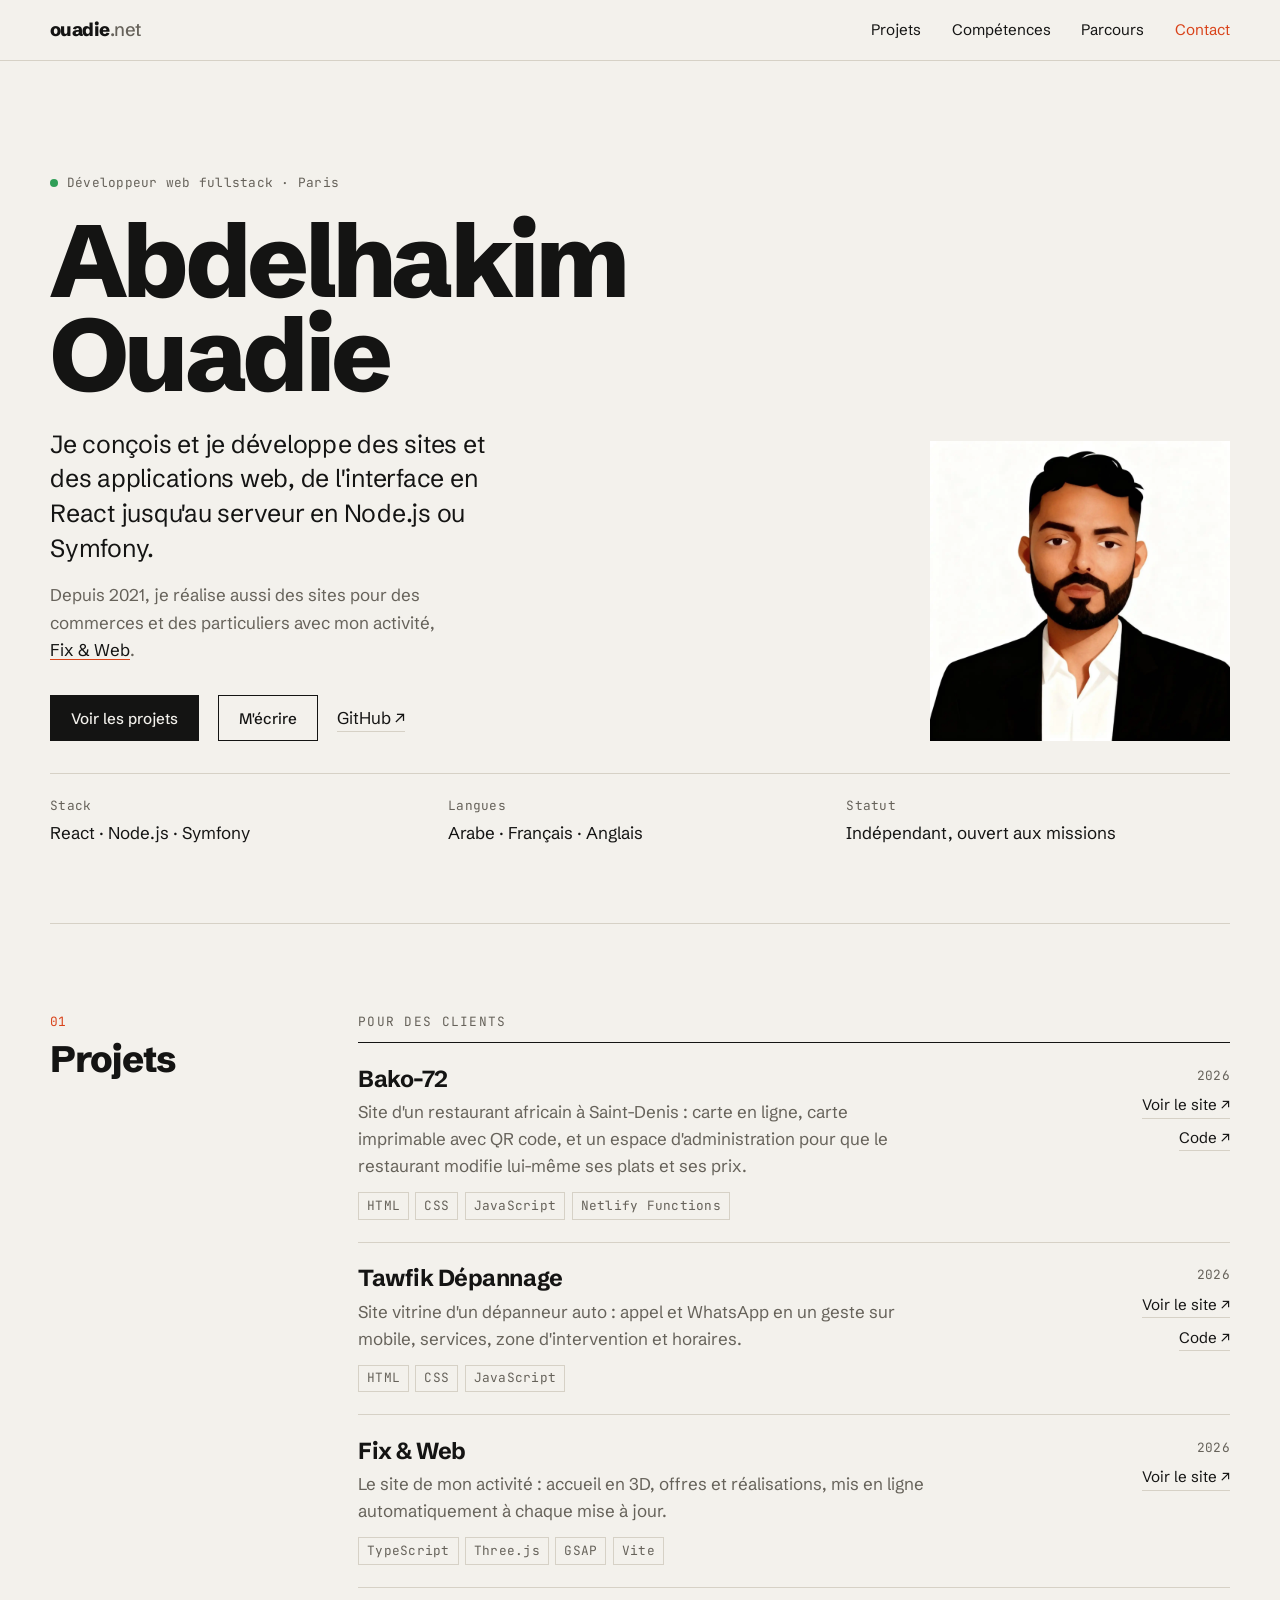
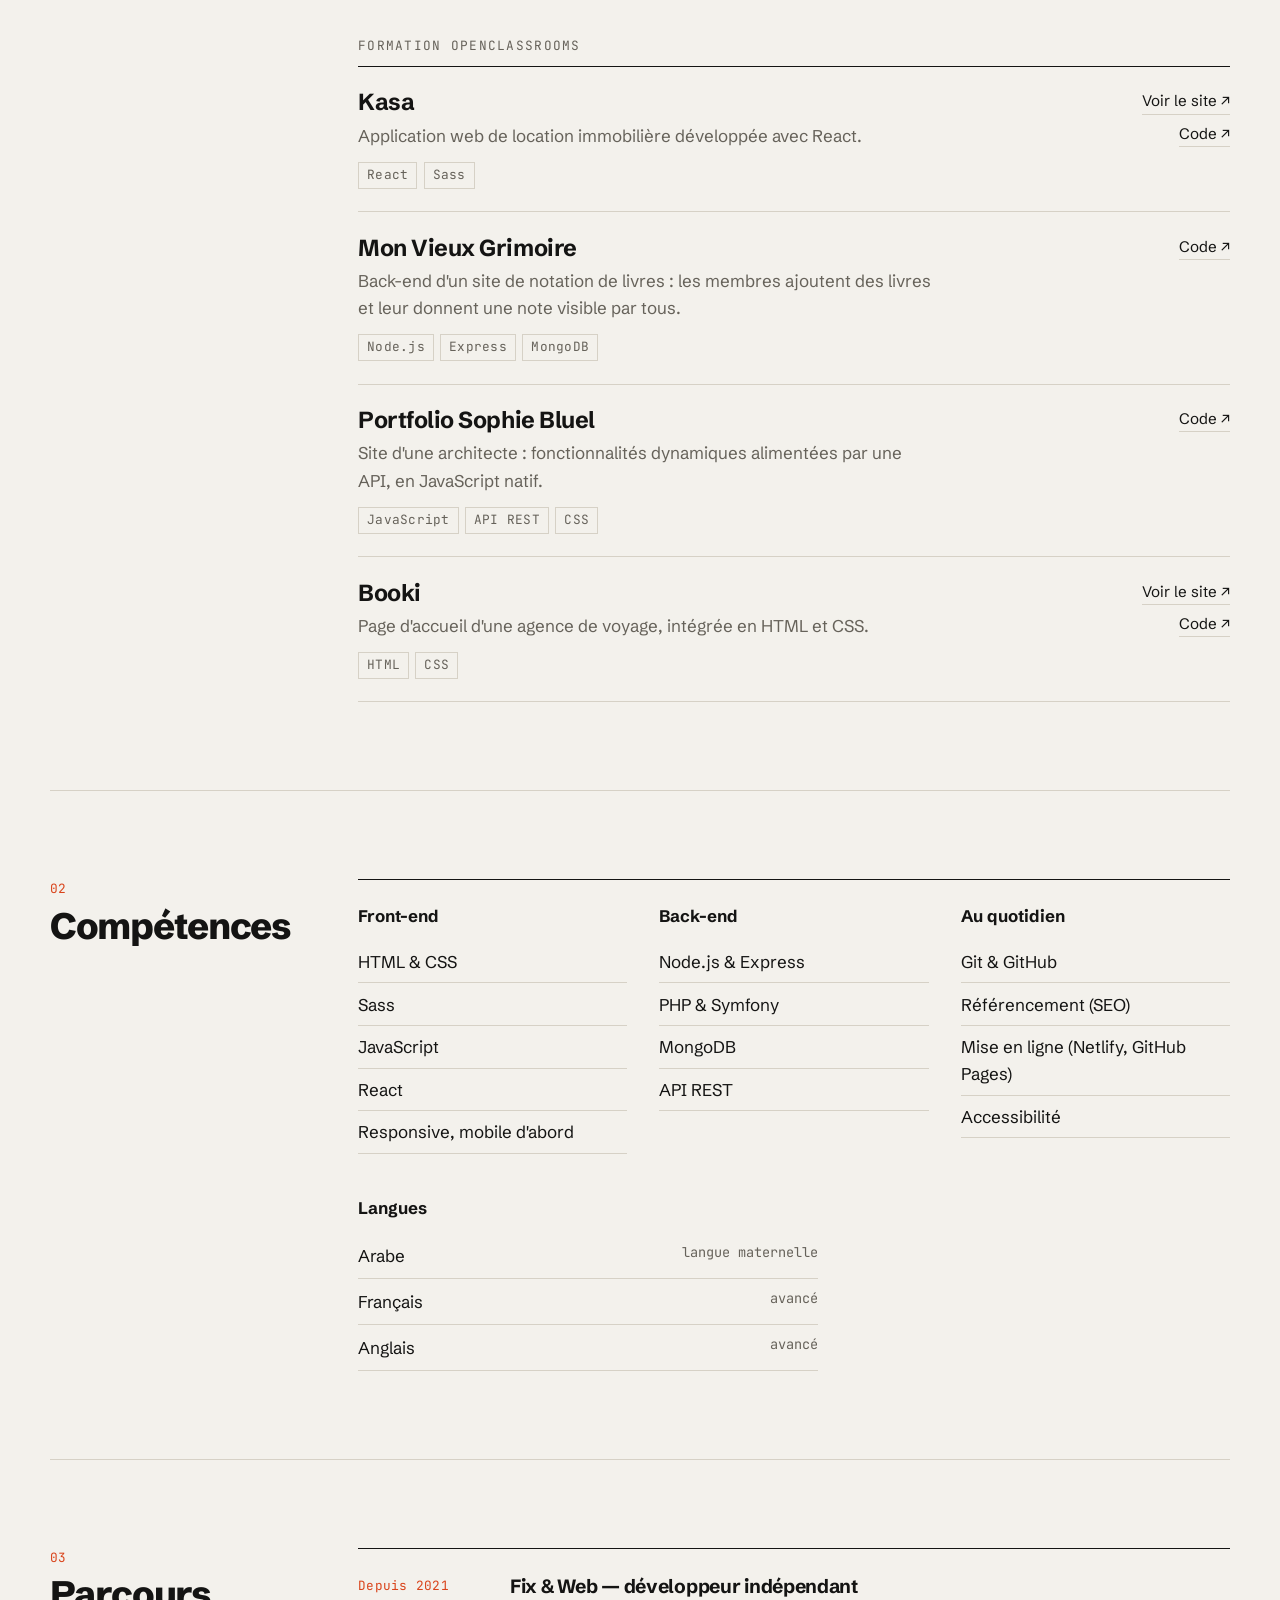
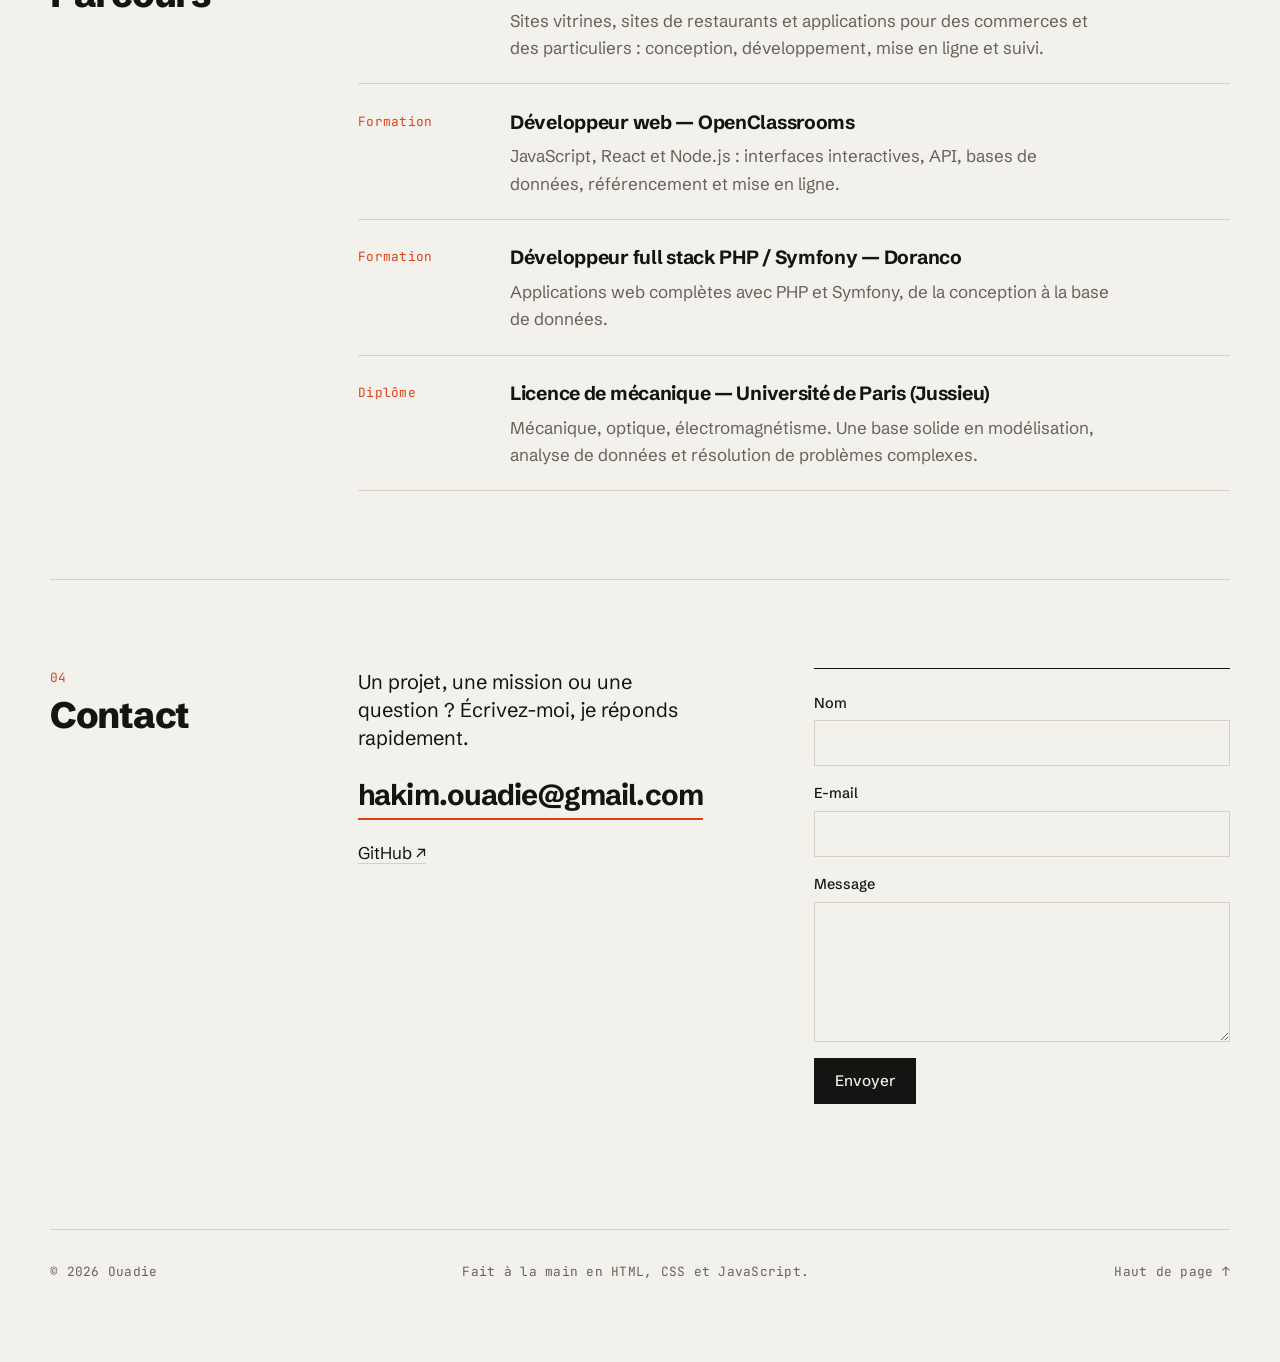
<file: index.html>
<!doctype html>
<html lang="fr">
<head>
  <meta charset="UTF-8" />
  <meta name="viewport" content="width=device-width, initial-scale=1, viewport-fit=cover" />
  <title>Ouadie — Développeur web fullstack à Paris</title>
  <meta name="description" content="Ouadie, développeur web fullstack à Paris. Sites et applications web en React, Node.js et Symfony, et sites sur mesure pour commerces et particuliers avec Fix & Web." />
  <link rel="canonical" href="https://ouadie.net/" />
  <meta name="color-scheme" content="light dark" />
  <meta name="theme-color" content="#f3f1ec" media="(prefers-color-scheme: light)" />
  <meta name="theme-color" content="#121211" media="(prefers-color-scheme: dark)" />
  <link rel="icon" href="favicon.svg" type="image/svg+xml" />
  <meta property="og:type" content="website" />
  <meta property="og:locale" content="fr_FR" />
  <meta property="og:title" content="Ouadie — Développeur web fullstack" />
  <meta property="og:description" content="Sites et applications web : React, Node.js, Symfony. Projets clients et projets de formation." />
  <meta property="og:url" content="https://ouadie.net/" />
  <meta property="og:image" content="https://ouadie.net/assets/og.png" />
  <script type="application/ld+json">
  {
    "@context": "https://schema.org",
    "@type": "Person",
    "name": "Abdelhakim Ouadie",
    "jobTitle": "Développeur web fullstack",
    "url": "https://ouadie.net/",
    "email": "mailto:hakim.ouadie@gmail.com",
    "address": { "@type": "PostalAddress", "addressLocality": "Paris", "addressCountry": "FR" },
    "knowsAbout": ["React", "JavaScript", "Node.js", "Express", "Symfony", "PHP", "Sass", "SEO"],
    "sameAs": ["https://github.com/hakim2023"]
  }
  </script>
  <link rel="preconnect" href="https://fonts.googleapis.com" />
  <link rel="preconnect" href="https://fonts.gstatic.com" crossorigin />
  <link href="https://fonts.googleapis.com/css2?family=Schibsted+Grotesk:wght@400;500;700;800&family=JetBrains+Mono:wght@400;500&display=swap" rel="stylesheet" />
  <link rel="stylesheet" href="style.css" />
</head>
<body>
  <a class="skip" href="#projets">Aller au contenu</a>

  <header class="header">
    <div class="wrap header__in">
      <a href="#top" class="brand" aria-label="Ouadie, retour en haut">ouadie<span>.net</span></a>
      <nav aria-label="Navigation principale">
        <ul class="nav">
          <li><a href="#projets">Projets</a></li>
          <li><a href="#competences">Compétences</a></li>
          <li><a href="#parcours">Parcours</a></li>
          <li><a href="#contact" class="nav__cta">Contact</a></li>
        </ul>
      </nav>
    </div>
  </header>

  <main id="top">
    <!-- ===== Intro ===== -->
    <section class="intro wrap">
      <div class="intro__text">
        <p class="meta"><span class="dot" aria-hidden="true"></span>Développeur web fullstack · Paris</p>
        <h1>Abdelhakim Ouadie</h1>
        <p class="intro__lead">Je conçois et je développe des sites et des applications web, de l'interface en React jusqu'au serveur en Node.js ou Symfony.</p>
        <p class="intro__sub">Depuis 2021, je réalise aussi des sites pour des commerces et des particuliers avec mon activité, <a href="https://hakim2023.github.io/">Fix&nbsp;&amp;&nbsp;Web</a>.</p>
        <p class="intro__links">
          <a href="#projets" class="btn">Voir les projets</a>
          <a href="#contact" class="btn btn--ghost">M'écrire</a>
          <a href="https://github.com/hakim2023" class="textlink">GitHub ↗</a>
        </p>
      </div>
      <figure class="intro__photo">
        <img src="assets/photo.webp" width="1600" height="1600" alt="Portrait illustré d'Abdelhakim Ouadie" />
      </figure>
      <dl class="facts">
        <div><dt>Stack</dt><dd>React · Node.js · Symfony</dd></div>
        <div><dt>Langues</dt><dd>Arabe · Français · Anglais</dd></div>
        <div><dt>Statut</dt><dd>Indépendant, ouvert aux missions</dd></div>
      </dl>
    </section>

    <!-- ===== 01 Projets ===== -->
    <section class="section wrap" id="projets" aria-labelledby="projets-title">
      <header class="section__head">
        <span class="section__num">01</span>
        <h2 id="projets-title">Projets</h2>
      </header>

      <div class="section__body">
        <h3 class="group">Pour des clients</h3>
        <ol class="projects">
          <li class="project" data-img="assets/bako-72.webp">
            <img class="project__cover" src="assets/bako-72.webp" width="1440" height="900" alt="" loading="lazy" />
            <div class="project__main">
              <h4>Bako-72</h4>
              <p>Site d'un restaurant africain à Saint-Denis : carte en ligne, carte imprimable avec QR code, et un espace d'administration pour que le restaurant modifie lui-même ses plats et ses prix.</p>
              <ul class="tags"><li>HTML</li><li>CSS</li><li>JavaScript</li><li>Netlify Functions</li></ul>
            </div>
            <div class="project__side">
              <span class="year">2026</span>
              <a href="https://bako-72.netlify.app/">Voir le site ↗</a>
              <a href="https://github.com/hakim2023/bako-72">Code ↗</a>
            </div>
          </li>
          <li class="project" data-img="assets/tawfik.webp">
            <img class="project__cover" src="assets/tawfik.webp" width="1440" height="900" alt="" loading="lazy" />
            <div class="project__main">
              <h4>Tawfik Dépannage</h4>
              <p>Site vitrine d'un dépanneur auto : appel et WhatsApp en un geste sur mobile, services, zone d'intervention et horaires.</p>
              <ul class="tags"><li>HTML</li><li>CSS</li><li>JavaScript</li></ul>
            </div>
            <div class="project__side">
              <span class="year">2026</span>
              <a href="https://hakim2023.github.io/tawfik-depannage/">Voir le site ↗</a>
              <a href="https://github.com/hakim2023/tawfik-depannage">Code ↗</a>
            </div>
          </li>
          <li class="project" data-img="assets/fixandweb.webp">
            <img class="project__cover" src="assets/fixandweb.webp" width="1440" height="900" alt="" loading="lazy" />
            <div class="project__main">
              <h4>Fix &amp; Web</h4>
              <p>Le site de mon activité : accueil en 3D, offres et réalisations, mis en ligne automatiquement à chaque mise à jour.</p>
              <ul class="tags"><li>TypeScript</li><li>Three.js</li><li>GSAP</li><li>Vite</li></ul>
            </div>
            <div class="project__side">
              <span class="year">2026</span>
              <a href="https://hakim2023.github.io/">Voir le site ↗</a>
            </div>
          </li>
        </ol>

        <h3 class="group">Formation OpenClassrooms</h3>
        <ol class="projects">
          <li class="project" data-img="assets/kasa.webp">
            <img class="project__cover" src="assets/kasa.webp" width="900" height="353" alt="" loading="lazy" />
            <div class="project__main">
              <h4>Kasa</h4>
              <p>Application web de location immobilière développée avec React.</p>
              <ul class="tags"><li>React</li><li>Sass</li></ul>
            </div>
            <div class="project__side">
              <a href="https://ouadie-kasa.netlify.app/">Voir le site ↗</a>
              <a href="https://github.com/hakim2023/Kasa">Code ↗</a>
            </div>
          </li>
          <li class="project" data-img="assets/grimoire.webp">
            <img class="project__cover" src="assets/grimoire.webp" width="728" height="285" alt="" loading="lazy" />
            <div class="project__main">
              <h4>Mon Vieux Grimoire</h4>
              <p>Back-end d'un site de notation de livres : les membres ajoutent des livres et leur donnent une note visible par tous.</p>
              <ul class="tags"><li>Node.js</li><li>Express</li><li>MongoDB</li></ul>
            </div>
            <div class="project__side">
              <a href="https://github.com/hakim2023/Grimoire">Code ↗</a>
            </div>
          </li>
          <li class="project" data-img="assets/sophie.webp">
            <img class="project__cover" src="assets/sophie.webp" width="1507" height="787" alt="" loading="lazy" />
            <div class="project__main">
              <h4>Portfolio Sophie Bluel</h4>
              <p>Site d'une architecte : fonctionnalités dynamiques alimentées par une API, en JavaScript natif.</p>
              <ul class="tags"><li>JavaScript</li><li>API REST</li><li>CSS</li></ul>
            </div>
            <div class="project__side">
              <a href="https://github.com/hakim2023/Portfolio-architecte-sophie-bluel">Code ↗</a>
            </div>
          </li>
          <li class="project" data-img="assets/booki.webp">
            <img class="project__cover" src="assets/booki.webp" width="1517" height="601" alt="" loading="lazy" />
            <div class="project__main">
              <h4>Booki</h4>
              <p>Page d'accueil d'une agence de voyage, intégrée en HTML et CSS.</p>
              <ul class="tags"><li>HTML</li><li>CSS</li></ul>
            </div>
            <div class="project__side">
              <a href="https://ouadie-booki.netlify.app/">Voir le site ↗</a>
              <a href="https://github.com/hakim2023/Booki">Code ↗</a>
            </div>
          </li>
        </ol>
      </div>
    </section>

    <!-- ===== 02 Compétences ===== -->
    <section class="section wrap" id="competences" aria-labelledby="competences-title">
      <header class="section__head">
        <span class="section__num">02</span>
        <h2 id="competences-title">Compétences</h2>
      </header>
      <div class="section__body">
        <div class="skills">
          <div>
            <h3>Front-end</h3>
            <ul><li>HTML &amp; CSS</li><li>Sass</li><li>JavaScript</li><li>React</li><li>Responsive, mobile d'abord</li></ul>
          </div>
          <div>
            <h3>Back-end</h3>
            <ul><li>Node.js &amp; Express</li><li>PHP &amp; Symfony</li><li>MongoDB</li><li>API REST</li></ul>
          </div>
          <div>
            <h3>Au quotidien</h3>
            <ul><li>Git &amp; GitHub</li><li>Référencement (SEO)</li><li>Mise en ligne (Netlify, GitHub Pages)</li><li>Accessibilité</li></ul>
          </div>
        </div>
        <div class="langs">
          <h3>Langues</h3>
          <ul>
            <li><span>Arabe</span><span>langue maternelle</span></li>
            <li><span>Français</span><span>avancé</span></li>
            <li><span>Anglais</span><span>avancé</span></li>
          </ul>
        </div>
      </div>
    </section>

    <!-- ===== 03 Parcours ===== -->
    <section class="section wrap" id="parcours" aria-labelledby="parcours-title">
      <header class="section__head">
        <span class="section__num">03</span>
        <h2 id="parcours-title">Parcours</h2>
      </header>
      <div class="section__body">
        <ol class="timeline">
          <li>
            <span class="when">Depuis 2021</span>
            <div>
              <h3>Fix &amp; Web — développeur indépendant</h3>
              <p>Sites vitrines, sites de restaurants et applications pour des commerces et des particuliers : conception, développement, mise en ligne et suivi.</p>
            </div>
          </li>
          <li>
            <span class="when">Formation</span>
            <div>
              <h3>Développeur web — OpenClassrooms</h3>
              <p>JavaScript, React et Node.js : interfaces interactives, API, bases de données, référencement et mise en ligne.</p>
            </div>
          </li>
          <li>
            <span class="when">Formation</span>
            <div>
              <h3>Développeur full stack PHP / Symfony — Doranco</h3>
              <p>Applications web complètes avec PHP et Symfony, de la conception à la base de données.</p>
            </div>
          </li>
          <li>
            <span class="when">Diplôme</span>
            <div>
              <h3>Licence de mécanique — Université de Paris (Jussieu)</h3>
              <p>Mécanique, optique, électromagnétisme. Une base solide en modélisation, analyse de données et résolution de problèmes complexes.</p>
            </div>
          </li>
        </ol>
      </div>
    </section>

    <!-- ===== 04 Contact ===== -->
    <section class="section wrap" id="contact" aria-labelledby="contact-title">
      <header class="section__head">
        <span class="section__num">04</span>
        <h2 id="contact-title">Contact</h2>
      </header>
      <div class="section__body contact">
        <div>
          <p class="contact__lead">Un projet, une mission ou une question&nbsp;? Écrivez-moi, je réponds rapidement.</p>
          <a class="contact__mail" href="mailto:hakim.ouadie@gmail.com">hakim.ouadie@gmail.com</a>
          <p class="contact__other"><a href="https://github.com/hakim2023" class="textlink">GitHub ↗</a></p>
        </div>

        <form class="form" name="contact" method="POST" data-netlify="true" netlify-honeypot="website" id="contactForm">
          <input type="hidden" name="form-name" value="contact" />
          <p class="hp" aria-hidden="true"><label>Ne pas remplir <input name="website" tabindex="-1" autocomplete="off" /></label></p>
          <label>Nom<input name="name" autocomplete="name" required maxlength="100" /></label>
          <label>E-mail<input name="email" type="email" autocomplete="email" required maxlength="150" /></label>
          <label>Message<textarea name="message" rows="5" required minlength="10" maxlength="3000"></textarea></label>
          <button type="submit" class="btn">Envoyer</button>
          <p class="form__status" id="formStatus" role="status" aria-live="polite"></p>
        </form>
      </div>
    </section>
  </main>

  <footer class="footer wrap">
    <span>© <span id="year">2026</span> Ouadie</span>
    <span>Fait à la main en HTML, CSS et JavaScript.</span>
    <a href="#top">Haut de page ↑</a>
  </footer>

  <!-- floating preview shown when hovering a project (desktop) -->
  <img class="preview" id="preview" alt="" aria-hidden="true" />

  <script src="main.js" defer></script>
</body>
</html>
</file>
<file: style.css>
:root {
  --paper: #f3f1ec;
  --paper-2: #e9e6de;
  --ink: #141413;
  --muted: #66625a;
  --line: #d6d1c6;
  --accent: #d9431a;
  --sans: 'Schibsted Grotesk', system-ui, -apple-system, sans-serif;
  --mono: 'JetBrains Mono', ui-monospace, Menlo, monospace;
  --wrap: min(1180px, 100% - 2.5rem);
  color-scheme: light;
}
@media (prefers-color-scheme: dark) {
  :root { --paper: #121211; --paper-2: #1c1c1a; --ink: #ecE9e2; --muted: #a29e95; --line: #2f2e2b; --accent: #ff6a3d; color-scheme: dark; }
}

*, *::before, *::after { box-sizing: border-box; margin: 0; }
html { scroll-behavior: smooth; scroll-padding-top: 72px; -webkit-text-size-adjust: 100%; }
body { background: var(--paper); color: var(--ink); font: 400 1.0625rem/1.6 var(--sans); -webkit-font-smoothing: antialiased; text-rendering: optimizeLegibility; }
a { color: inherit; }
ul, ol { list-style: none; padding: 0; }
img { display: block; max-width: 100%; height: auto; }
:focus-visible { outline: 2px solid var(--accent); outline-offset: 3px; }
::selection { background: var(--accent); color: #fff; }

.wrap { width: var(--wrap); margin-inline: auto; }
.skip { position: absolute; left: -9999px; top: 0; background: var(--ink); color: var(--paper); padding: .6rem 1rem; z-index: 100; }
.skip:focus { left: 1rem; top: 1rem; }

.meta, .section__num, .tags, .year, .when, .facts dt, .group, .footer { font-family: var(--mono); font-size: .8rem; letter-spacing: .02em; }

/* ---------- header ---------- */
.header { position: sticky; top: 0; z-index: 40; background: color-mix(in srgb, var(--paper) 88%, transparent); backdrop-filter: blur(8px); -webkit-backdrop-filter: blur(8px); border-bottom: 1px solid var(--line); }
.header__in { display: flex; align-items: center; justify-content: space-between; gap: 1rem; min-height: 60px; }
.brand { font-weight: 800; font-size: 1.15rem; letter-spacing: -.03em; text-decoration: none; }
.brand span { color: var(--muted); font-weight: 500; }
.nav { display: flex; gap: clamp(.9rem, 2.4vw, 2rem); font-size: .95rem; }
.nav a { text-decoration: none; padding: .3rem 0; border-bottom: 1px solid transparent; }
.nav a:hover { border-color: currentColor; }
.nav__cta { color: var(--accent); }
@media (max-width: 560px) {
  .nav li:nth-child(2), .nav li:nth-child(3) { display: none; }
}

/* ---------- buttons & links ---------- */
.btn { display: inline-flex; align-items: center; min-height: 46px; padding: 0 1.25rem; background: var(--ink); color: var(--paper); border: 1px solid var(--ink); font: 500 .95rem var(--sans); text-decoration: none; cursor: pointer; transition: background .2s, color .2s; }
.btn:hover { background: var(--accent); border-color: var(--accent); color: #fff; }
.btn--ghost { background: transparent; color: var(--ink); }
.textlink { text-decoration: none; border-bottom: 1px solid var(--line); }
.textlink:hover { border-color: var(--accent); color: var(--accent); }

/* ---------- intro ---------- */
.intro { display: grid; gap: 2rem 3rem; padding: clamp(3rem, 9vw, 7rem) 0 clamp(3rem, 6vw, 5rem); border-bottom: 1px solid var(--line); }
.meta { display: flex; align-items: center; gap: .55rem; color: var(--muted); margin-bottom: 1.2rem; }
.dot { width: 8px; height: 8px; border-radius: 50%; background: #2f9e57; }
.intro h1 { font-size: clamp(2.8rem, 8.4vw, 6.4rem); font-weight: 800; line-height: .92; letter-spacing: -.045em; margin-bottom: 1.6rem; }
.intro__lead { font-size: clamp(1.2rem, 2.2vw, 1.55rem); line-height: 1.4; max-width: 30ch; letter-spacing: -.01em; }
.intro__sub { color: var(--muted); max-width: 46ch; margin-top: 1rem; }
.intro__sub a { color: var(--ink); text-decoration-color: var(--accent); text-underline-offset: 3px; }
.intro__links { display: flex; flex-wrap: wrap; align-items: center; gap: .7rem 1.2rem; margin-top: 2rem; }
.intro__photo { max-width: 300px; }
.intro__photo img { aspect-ratio: 1; object-fit: cover; background: var(--paper-2); filter: grayscale(.15); }
.facts { display: grid; gap: .9rem; border-top: 1px solid var(--line); padding-top: 1.2rem; }
.facts div { display: grid; grid-template-columns: 6.5rem 1fr; gap: 1rem; }
.facts dt { color: var(--muted); padding-top: .15rem; }
@media (min-width: 880px) {
  .intro { grid-template-columns: 1fr 300px; grid-template-areas: 'text photo' 'facts facts'; }
  .intro__text { grid-area: text; }
  .intro__photo { grid-area: photo; align-self: end; }
  .facts { grid-area: facts; grid-template-columns: repeat(3, 1fr); }
  .facts div { grid-template-columns: 1fr; gap: .2rem; }
}
@media (max-width: 879px) { .intro__photo { max-width: 180px; order: -1; } }

/* ---------- sections ---------- */
.section { display: grid; gap: 1.5rem 3rem; padding: clamp(3rem, 7vw, 5.5rem) 0; border-bottom: 1px solid var(--line); }
.section__head { display: flex; align-items: baseline; gap: .9rem; }
.section__num { color: var(--accent); }
.section h2 { font-size: clamp(1.9rem, 3.4vw, 2.3rem); font-weight: 800; letter-spacing: -.035em; line-height: 1; }
@media (min-width: 880px) {
  .section { grid-template-columns: 260px 1fr; }
  .section__head { flex-direction: column; gap: .5rem; position: sticky; top: 92px; align-self: start; }
}

/* ---------- projects ---------- */
.group { color: var(--muted); text-transform: uppercase; letter-spacing: .1em; margin: 0 0 .6rem; font-weight: 400; }
.projects + .group { margin-top: 3rem; }
.projects { border-top: 1px solid var(--ink); }
.project { display: grid; gap: .8rem 2rem; padding: 1.4rem 0; border-bottom: 1px solid var(--line); position: relative; }
.project h4 { font-size: 1.45rem; font-weight: 700; letter-spacing: -.02em; line-height: 1.15; }
.project p { color: var(--muted); max-width: 58ch; margin-top: .35rem; }
.tags { display: flex; flex-wrap: wrap; gap: .4rem; margin-top: .8rem; }
.tags li { padding: .15rem .5rem; border: 1px solid var(--line); color: var(--muted); }
.project__side { display: flex; flex-wrap: wrap; gap: .4rem 1.2rem; align-items: baseline; font-size: .95rem; }
.project__side a { text-decoration: none; border-bottom: 1px solid var(--line); white-space: nowrap; }
.project__side a:hover { color: var(--accent); border-color: var(--accent); }
.year { color: var(--muted); }
.project__cover { width: 100%; aspect-ratio: 16 / 9; object-fit: cover; object-position: top; border: 1px solid var(--line); background: var(--paper-2); }
@media (min-width: 880px) {
  .project { grid-template-columns: 1fr 190px; }
  .project__cover { display: none; }
  .project__side { flex-direction: column; align-items: flex-end; text-align: right; gap: .45rem; }
  .project h4 { transition: color .2s; }
  .project:hover h4 { color: var(--accent); }
}

/* hover preview (desktop, pointer devices) */
.preview { position: fixed; left: 0; top: 0; z-index: 50; width: 360px; aspect-ratio: 16 / 10; object-fit: cover; object-position: top; border: 1px solid var(--ink); box-shadow: 0 20px 40px -20px rgba(0, 0, 0, .45); pointer-events: none; opacity: 0; transform: translate(-50%, -50%) scale(.96); transition: opacity .2s, transform .25s; }
.preview.is-on { opacity: 1; transform: translate(-50%, -50%) scale(1); }
@media (hover: none), (max-width: 879px) { .preview { display: none; } }

/* ---------- skills ---------- */
.skills { display: grid; gap: 2rem; border-top: 1px solid var(--ink); padding-top: 1.4rem; }
.skills h3, .langs h3 { font-size: 1.05rem; font-weight: 700; margin-bottom: .7rem; }
.skills li { padding: .45rem 0; border-bottom: 1px solid var(--line); }
@media (min-width: 640px) { .skills { grid-template-columns: repeat(3, 1fr); } }
.langs { margin-top: 2.6rem; }
.langs li { display: flex; justify-content: space-between; gap: 1rem; padding: .55rem 0; border-bottom: 1px solid var(--line); max-width: 460px; }
.langs li span:last-child { color: var(--muted); font-family: var(--mono); font-size: .85rem; }

/* ---------- timeline ---------- */
.timeline { border-top: 1px solid var(--ink); }
.timeline li { display: grid; gap: .3rem 2rem; padding: 1.4rem 0; border-bottom: 1px solid var(--line); }
.timeline h3 { font-size: 1.2rem; font-weight: 700; letter-spacing: -.015em; }
.timeline p { color: var(--muted); max-width: 60ch; margin-top: .3rem; }
.when { color: var(--accent); padding-top: .3rem; }
@media (min-width: 640px) { .timeline li { grid-template-columns: 120px 1fr; } }

/* ---------- contact ---------- */
.contact { display: grid; gap: 2.5rem; }
.contact__lead { font-size: 1.25rem; line-height: 1.4; max-width: 30ch; }
.contact__mail { display: inline-block; margin-top: 1.2rem; font-size: clamp(1.2rem, 2.3vw, 1.8rem); font-weight: 700; letter-spacing: -.03em; text-decoration: none; border-bottom: 2px solid var(--accent); overflow-wrap: anywhere; }
.contact__mail:hover { color: var(--accent); }
.contact__other { margin-top: 1.2rem; }
.form { display: grid; gap: 1rem; border-top: 1px solid var(--ink); padding-top: 1.4rem; }
.form label { display: grid; gap: .35rem; font-size: .9rem; font-weight: 500; }
.form input, .form textarea { width: 100%; font: 400 1rem var(--sans); color: var(--ink); background: transparent; border: 1px solid var(--line); border-radius: 0; padding: .75rem .8rem; }
.form textarea { resize: vertical; min-height: 140px; }
.form input:focus, .form textarea:focus { outline: 0; border-color: var(--ink); }
.form .btn { justify-self: start; }
.form__status { min-height: 1.4em; font-size: .95rem; }
.form__status.is-ok { color: #2f9e57; }
.form__status.is-error { color: var(--accent); }
.hp { position: absolute; left: -9999px; }
@media (min-width: 880px) { .contact { grid-template-columns: 1fr 1fr; } }

/* ---------- footer ---------- */
.footer { display: flex; flex-wrap: wrap; justify-content: space-between; gap: .6rem 1.5rem; padding: 2rem 0 5rem; color: var(--muted); }
.footer a { text-decoration: none; }
.footer a:hover { color: var(--accent); }

@media (prefers-reduced-motion: reduce) { html { scroll-behavior: auto; } * { transition: none !important; } }
</file>
